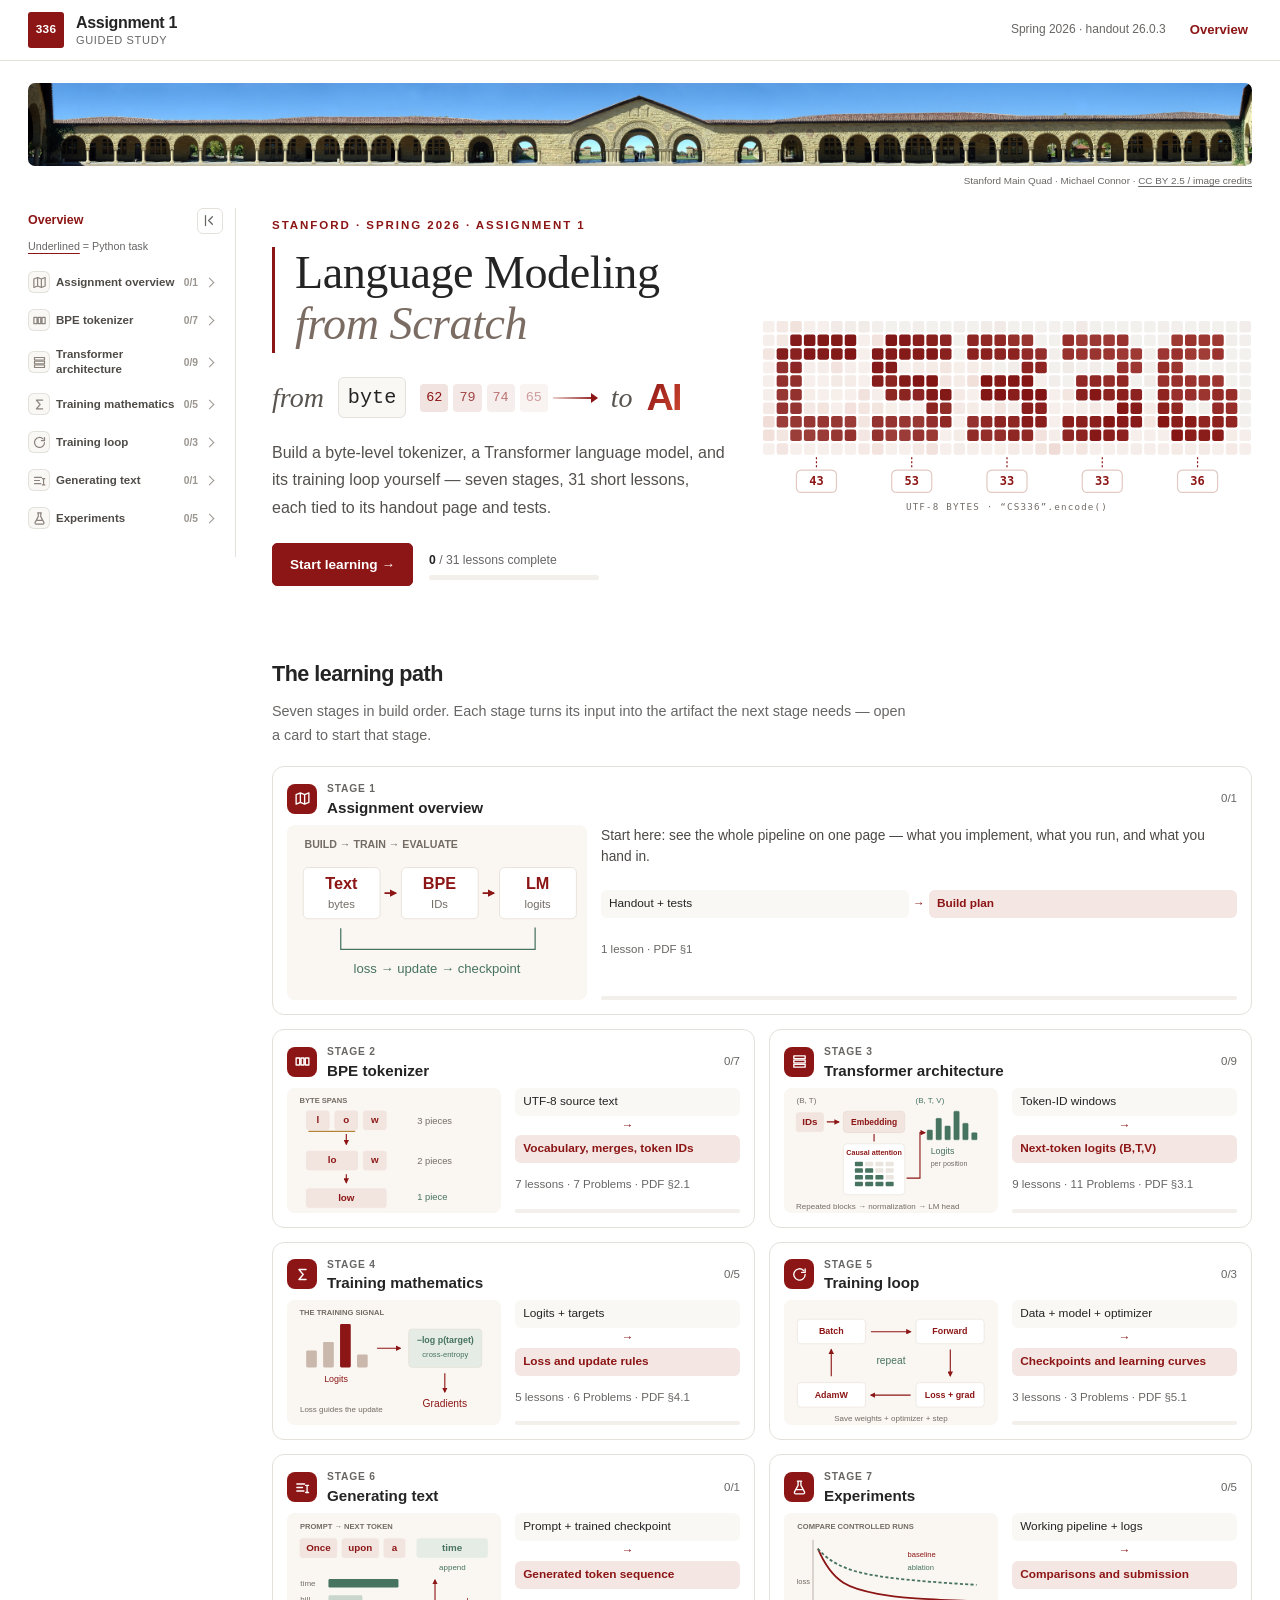
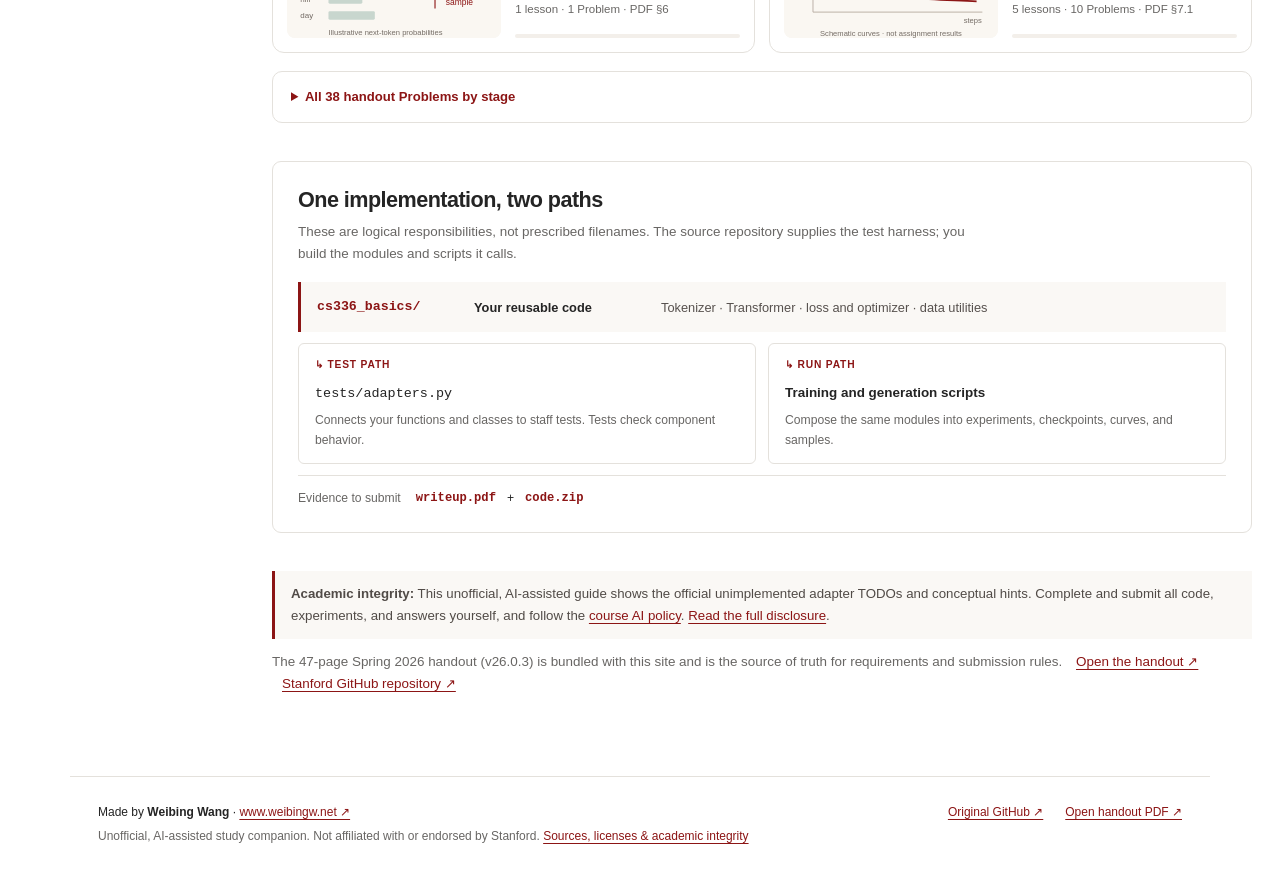
<file: index.html>
<!doctype html>
<html lang="en">
<head>
<meta charset="utf-8">
<meta name="viewport" content="width=device-width,initial-scale=1">
<meta name="theme-color" content="#8c1515">
<meta name="description" content="A guided, offline study companion for Stanford CS336 Assignment 1 (Spring 2026).">
<title>CS336 Assignment 1 · Guided Study</title>
<link rel="icon" type="image/svg+xml" href="data:image/svg+xml,%3Csvg xmlns='http://www.w3.org/2000/svg' viewBox='0 0 64 64'%3E%3Crect width='64' height='64' rx='12' fill='%238c1515'/%3E%3Ctext x='32' y='42' text-anchor='middle' font-family='Arial,sans-serif' font-size='27' font-weight='700' fill='white'%3E336%3C/text%3E%3C/svg%3E">
<link rel="stylesheet" href="assets/katex/katex.min.css">
<link rel="stylesheet" href="style.css?v=20260927d">
<script defer src="assets/katex/katex.min.js"></script>
<script defer src="lessons.js?v=20260927d"></script>
<script defer src="guides.js?v=20260927d"></script>
<script defer src="code-todos.js?v=20260927d"></script>
<script defer src="visuals.js?v=20260927d"></script>
<script defer src="widgets.js?v=20260927d"></script>
<script defer src="app.js?v=20260927d"></script>
</head>
<body>
<a class="skip-link" href="#main">Skip to content</a>
<header class="site-header"><div class="header-inner"><a class="brand" href="#overview" aria-label="CS336 Assignment 1 overview"><span class="brand-mark">336</span><span>Assignment 1 <small>Guided study</small></span></a><div class="header-right"><span class="version">Spring 2026 · handout 26.0.3</span><button class="quiet-button" id="overview-button" type="button">Overview</button></div></div></header>
<div class="cover-band"><figure class="campus-cover"><img src="assets/images/stanford-quad.jpg" width="6000" height="408" alt="Panoramic view of the sandstone arcades of Stanford Main Quad"><figcaption>Stanford Main Quad · Michael Connor · <a href="about.html#visual-credits">CC BY 2.5 / image credits</a></figcaption></figure></div>
<main id="main" tabindex="-1" aria-live="polite"></main>
<footer class="site-footer"><div><span class="footer-author">Made by <strong>Weibing Wang</strong> · <a href="https://www.weibingw.net/" target="_blank" rel="noopener">www.weibingw.net ↗</a></span> Unofficial, AI-assisted study companion. Not affiliated with or endorsed by Stanford. <a href="about.html">Sources, licenses &amp; academic integrity</a></div><div class="footer-links"><a href="https://github.com/stanford-cs336/assignment1-basics/tree/main" target="_blank" rel="noopener">Original GitHub ↗</a><a href="assets/handout.pdf" target="_blank" rel="noopener">Open handout PDF ↗</a></div></footer>
</body>
</html>
</file>
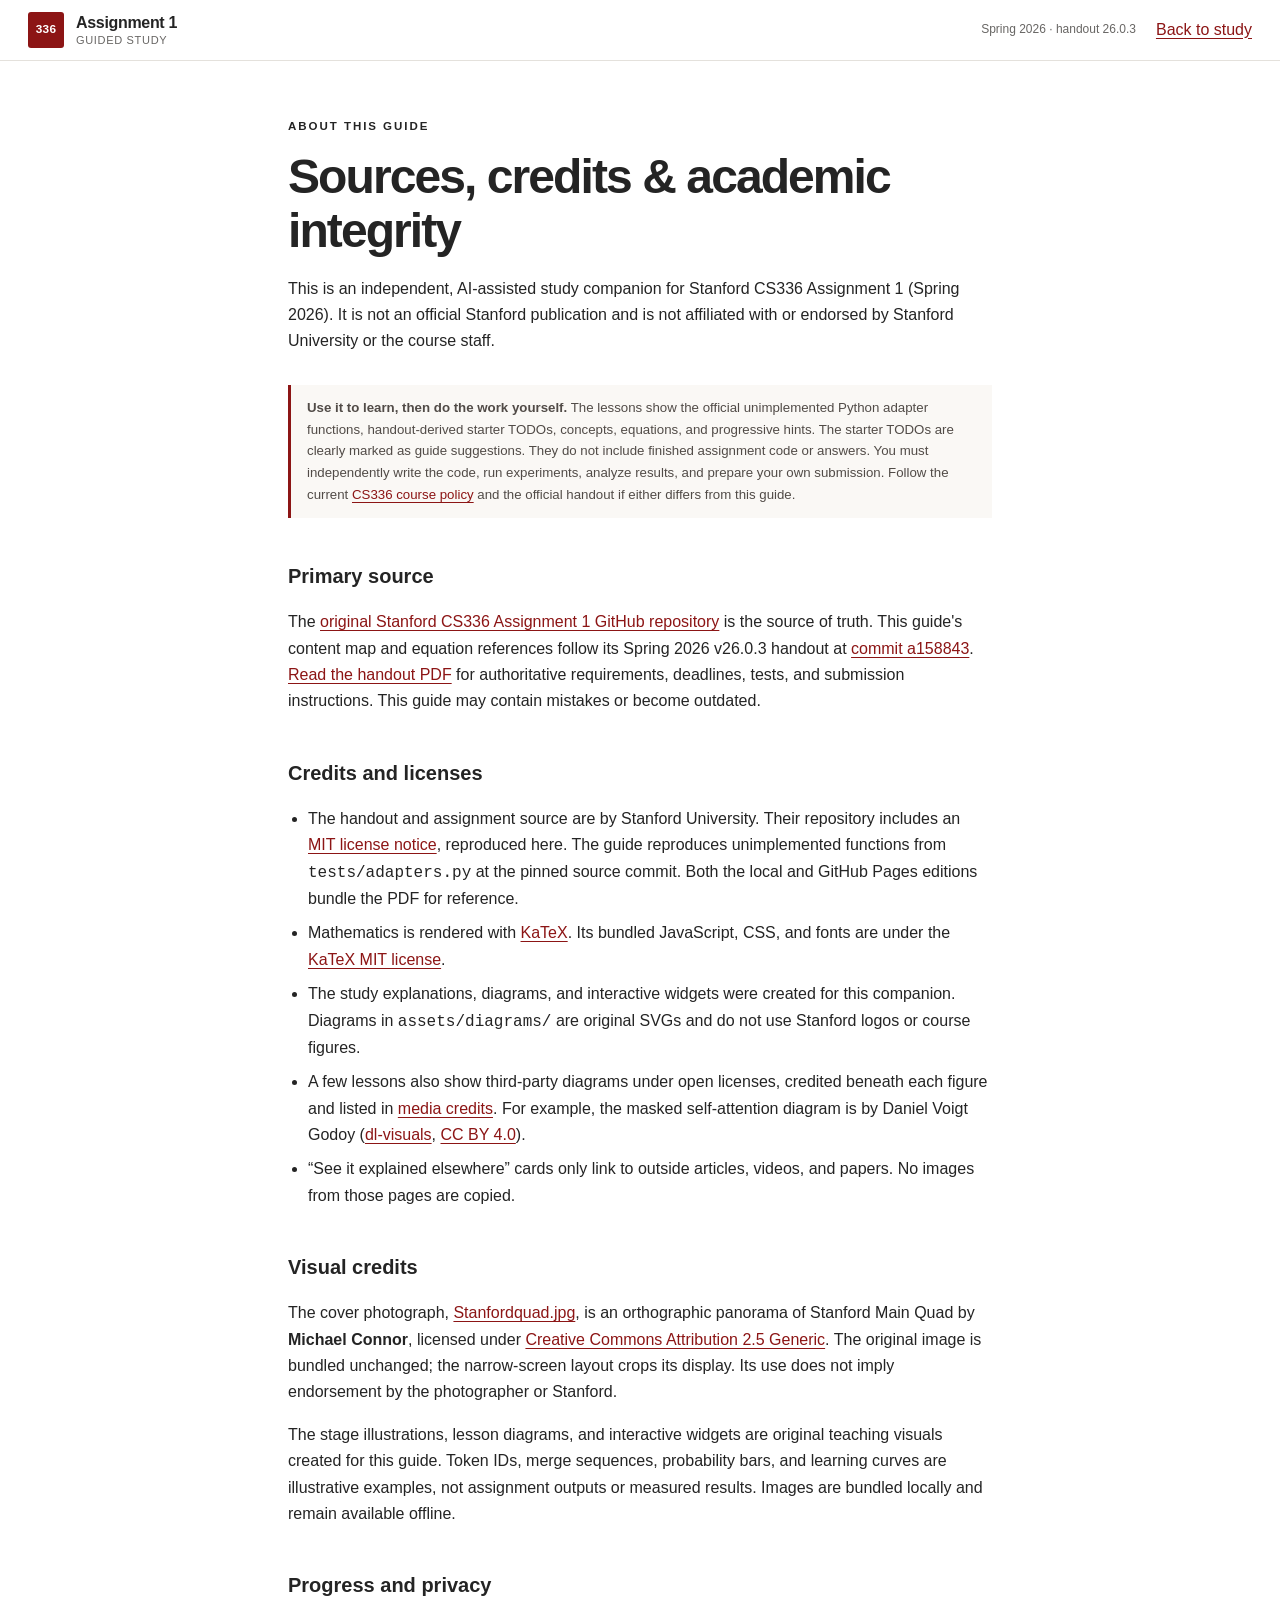
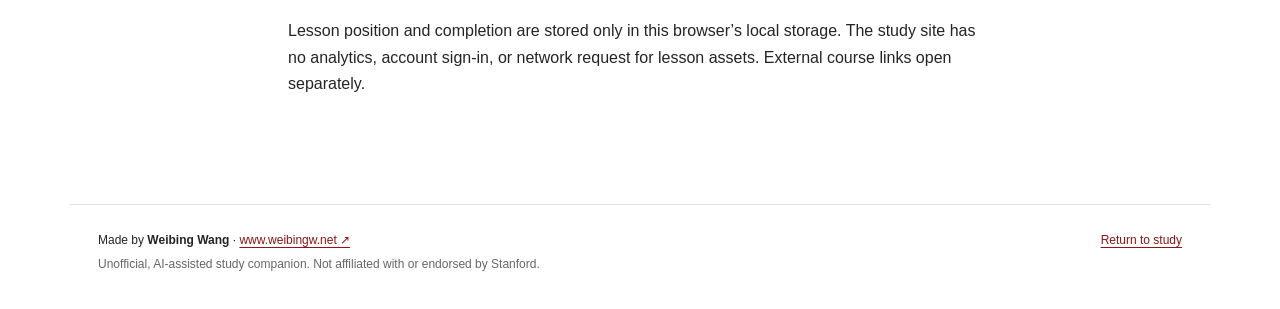
<file: about.html>
<!doctype html>
<html lang="en">
<head>
<meta charset="utf-8">
<meta name="viewport" content="width=device-width,initial-scale=1">
<meta name="theme-color" content="#8c1515">
<meta name="description" content="Sources, licenses, and academic integrity for the CS336 Assignment 1 guided study companion.">
<title>About · CS336 Assignment 1 Guided Study</title>
<link rel="stylesheet" href="style.css?v=20260927d">
<style>
.about-page{max-width:760px;margin:0 auto;padding:56px 28px 90px}.about-page h1{font-size:clamp(2rem,4vw,3rem);line-height:1.12;margin:0 0 18px;letter-spacing:-.04em}.about-page h2{font-size:1.25rem;margin:42px 0 10px}.about-page p,.about-page li{color:var(--ink)}.about-page ul{padding-left:1.25rem}.about-page li{margin:8px 0}.about-page .eyebrow{margin-bottom:14px}.about-page .notice{margin:30px 0}.about-page a{overflow-wrap:anywhere}
</style>
</head>
<body>
<a class="skip-link" href="#main">Skip to content</a>
<header class="site-header"><div class="header-inner"><a class="brand" href="index.html#overview"><span class="brand-mark">336</span><span>Assignment 1 <small>Guided study</small></span></a><div class="header-right"><span class="version">Spring 2026 · handout 26.0.3</span><a href="index.html#overview">Back to study</a></div></div></header>
<main id="main" class="about-page">
<p class="eyebrow">About this guide</p>
<h1>Sources, credits &amp; academic integrity</h1>
<p>This is an independent, AI-assisted study companion for Stanford CS336 Assignment 1 (Spring 2026). It is not an official Stanford publication and is not affiliated with or endorsed by Stanford University or the course staff.</p>
<div class="notice"><strong>Use it to learn, then do the work yourself.</strong> The lessons show the official unimplemented Python adapter functions, handout-derived starter TODOs, concepts, equations, and progressive hints. The starter TODOs are clearly marked as guide suggestions. They do not include finished assignment code or answers. You must independently write the code, run experiments, analyze results, and prepare your own submission. Follow the current <a href="https://cs336.stanford.edu/" target="_blank" rel="noopener">CS336 course policy</a> and the official handout if either differs from this guide.</div>
<h2>Primary source</h2>
<p>The <a href="https://github.com/stanford-cs336/assignment1-basics/tree/main" target="_blank" rel="noopener">original Stanford CS336 Assignment 1 GitHub repository</a> is the source of truth. This guide's content map and equation references follow its Spring 2026 v26.0.3 handout at <a href="https://github.com/stanford-cs336/assignment1-basics/tree/a158843b20107949f1a8d7df1b05cd33b9166712" target="_blank" rel="noopener">commit a158843</a>. <a href="assets/handout.pdf" target="_blank" rel="noopener">Read the handout PDF</a> for authoritative requirements, deadlines, tests, and submission instructions. This guide may contain mistakes or become outdated.</p>
<h2>Credits and licenses</h2>
<ul>
<li>The handout and assignment source are by Stanford University. Their repository includes an <a href="licenses/stanford-assignment-mit.txt">MIT license notice</a>, reproduced here. The guide reproduces unimplemented functions from <code>tests/adapters.py</code> at the pinned source commit. Both the local and GitHub Pages editions bundle the PDF for reference.</li>
<li>Mathematics is rendered with <a href="https://katex.org/" target="_blank" rel="noopener">KaTeX</a>. Its bundled JavaScript, CSS, and fonts are under the <a href="licenses/katex-mit.txt">KaTeX MIT license</a>.</li>
<li>The study explanations, diagrams, and interactive widgets were created for this companion. Diagrams in <code>assets/diagrams/</code> are original SVGs and do not use Stanford logos or course figures.</li>
<li>A few lessons also show third-party diagrams under open licenses, credited beneath each figure and listed in <a href="licenses/media-credits.txt">media credits</a>. For example, the masked self-attention diagram is by Daniel Voigt Godoy (<a href="https://github.com/dvgodoy/dl-visuals" target="_blank" rel="noopener">dl-visuals</a>, <a href="https://creativecommons.org/licenses/by/4.0/" target="_blank" rel="noopener">CC BY 4.0</a>).</li>
<li>“See it explained elsewhere” cards only link to outside articles, videos, and papers. No images from those pages are copied.</li>
</ul>
<h2 id="visual-credits">Visual credits</h2>
<p>The cover photograph, <a href="https://commons.wikimedia.org/wiki/File:Stanfordquad.jpg">Stanfordquad.jpg</a>, is an orthographic panorama of Stanford Main Quad by <strong>Michael Connor</strong>, licensed under <a href="https://creativecommons.org/licenses/by/2.5/">Creative Commons Attribution 2.5 Generic</a>. The original image is bundled unchanged; the narrow-screen layout crops its display. Its use does not imply endorsement by the photographer or Stanford.</p>
<p>The stage illustrations, lesson diagrams, and interactive widgets are original teaching visuals created for this guide. Token IDs, merge sequences, probability bars, and learning curves are illustrative examples, not assignment outputs or measured results. Images are bundled locally and remain available offline.</p>
<h2>Progress and privacy</h2>
<p>Lesson position and completion are stored only in this browser’s local storage. The study site has no analytics, account sign-in, or network request for lesson assets. External course links open separately.</p>
</main>
<footer class="site-footer"><div><span class="footer-author">Made by <strong>Weibing Wang</strong> · <a href="https://www.weibingw.net/" target="_blank" rel="noopener">www.weibingw.net ↗</a></span> Unofficial, AI-assisted study companion. Not affiliated with or endorsed by Stanford.</div><a href="index.html#overview">Return to study</a></footer>
</body>
</html>
</file>
<file: style.css>
:root{--red:#8c1515;--red-dark:#671414;--ink:#242424;--muted:#686664;--line:#e4e1dc;--surface:#fff;--tint:#faf8f5;--soft:#f3efea;--green:#426550;--radius:10px}
*{box-sizing:border-box}html{scroll-behavior:smooth}body{margin:0;background:var(--surface);color:var(--ink);font-family:Inter,-apple-system,BlinkMacSystemFont,"Segoe UI",Arial,sans-serif;font-size:16px;line-height:1.65}button{font:inherit;cursor:pointer}a{color:var(--red);text-underline-offset:3px}a:hover{color:var(--red-dark)}:focus-visible{outline:3px solid #bc715a;outline-offset:3px}.skip-link{position:absolute;left:-9999px;top:8px;z-index:10;padding:8px 12px;background:white}.skip-link:focus{left:8px}.site-header{border-bottom:1px solid var(--line);background:white}.header-inner{max-width:1140px;margin:auto;padding:12px 28px;display:flex;align-items:center;justify-content:space-between;gap:16px}.brand{display:flex;align-items:center;gap:12px;text-decoration:none;color:var(--ink);font-weight:720;letter-spacing:-.02em;line-height:1.14}.brand:hover{color:var(--ink)}.brand-mark{display:grid;place-items:center;width:36px;height:36px;background:var(--red);color:white;font-size:.74rem;font-weight:800;letter-spacing:.02em;border-radius:3px}.brand small{display:block;font-weight:450;font-size:.69rem;color:var(--muted);letter-spacing:.06em;text-transform:uppercase;margin-top:2px}.header-right{display:flex;align-items:center;gap:20px}.version{color:var(--muted);font-size:.75rem}.quiet-button{background:none;border:none;color:var(--red);padding:7px 4px;font-size:.82rem;font-weight:700}.quiet-button:hover{text-decoration:underline}.site-footer{max-width:1140px;margin:0 auto;padding:26px 28px 36px;border-top:1px solid var(--line);display:flex;justify-content:space-between;gap:22px;color:var(--muted);font-size:.75rem}
.overview{max-width:1030px;margin:auto;padding:52px 28px 82px}.eyebrow{text-transform:uppercase;letter-spacing:.17em;color:var(--red);font-size:.72rem;font-weight:800;margin:0 0 12px}.overview h1{font-size:clamp(2.2rem,5vw,4.2rem);line-height:1.06;letter-spacing:-.06em;margin:0 0 17px;font-weight:650}.lede{color:#53504d;max-width:680px;font-size:1.1rem;line-height:1.72;margin:0 0 25px}.intro-actions{display:flex;align-items:center;gap:14px;flex-wrap:wrap;margin-bottom:36px}.primary-button,.secondary-button{min-height:43px;border-radius:5px;padding:9px 17px;font-size:.85rem;font-weight:700}.primary-button{color:white;background:var(--red);border:1px solid var(--red)}.primary-button:hover{background:var(--red-dark)}.secondary-button{color:var(--red);background:white;border:1px solid #c8b6b3}.secondary-button:hover{background:#fbf4f2}.progress-note{font-size:.79rem;color:var(--muted)}.overview-diagram{width:100%;height:auto;display:block;border:1px solid var(--line);border-radius:var(--radius);background:var(--tint);margin:0 0 38px}.section-title{font-size:1.35rem;line-height:1.3;letter-spacing:-.025em;margin:0 0 16px}.overview-block{margin-top:38px}.requirements{display:grid;grid-template-columns:repeat(2,1fr);gap:14px}.requirement{padding:20px 22px;border:1px solid var(--line);border-radius:var(--radius);background:white}.requirement h3{font-size:1rem;margin:0 0 11px}.requirement ul{margin:0;padding-left:18px;color:#56524e;font-size:.86rem}.requirement li{margin:6px 0}.notice{border-left:3px solid var(--red);background:var(--tint);padding:12px 16px;margin-top:23px;color:#514b47;font-size:.83rem}.chapter-list{border-top:1px solid var(--line)}.chapter-row{display:grid;grid-template-columns:45px 1fr auto;gap:15px;align-items:center;border-bottom:1px solid var(--line);padding:14px 0}.chapter-num{color:var(--red);font-size:.75rem;font-weight:800}.chapter-row strong{display:block;font-size:.9rem}.chapter-row small{color:var(--muted);font-size:.75rem}.chapter-count{font-size:.72rem;color:var(--muted)}details.problem-details{border:1px solid var(--line);border-radius:var(--radius);margin-top:18px}details.problem-details summary{padding:14px 18px;cursor:pointer;color:var(--red);font-size:.82rem;font-weight:700}.problem-groups{padding:0 18px 16px;display:grid;grid-template-columns:repeat(2,1fr);gap:15px}.problem-groups h3{margin:0 0 6px;font-size:.82rem}.problem-groups p{margin:0;color:var(--muted);font-size:.76rem;line-height:1.9}code,.problem-id{font-family:ui-monospace,SFMono-Regular,Menlo,Consolas,monospace}.problem-id{display:inline-block;padding:2px 5px;margin:2px 4px 2px 0;border-radius:4px;background:var(--soft);font-size:.7rem;color:#5a4a46;overflow-wrap:anywhere}
.lesson-shell{max-width:980px;margin:0 auto;padding:34px 28px 80px}.lesson-top{display:flex;align-items:center;justify-content:space-between;gap:20px;font-size:.78rem;color:var(--muted);margin-bottom:16px}.lesson-top strong{color:var(--red)}.progress-bar{width:100%;height:4px;background:#eeeae5;border-radius:999px;overflow:hidden;margin-bottom:34px}.progress-bar span{display:block;height:100%;background:var(--red);transition:width .25s}.lesson{max-width:760px;margin:auto}.lesson .chapter-label{text-transform:uppercase;letter-spacing:.14em;color:var(--red);font-size:.72rem;font-weight:800;margin:0 0 10px}.lesson h1{font-size:clamp(2rem,4vw,3rem);letter-spacing:-.05em;line-height:1.13;margin:0 0 15px;font-weight:650}.goal{font-size:1.03rem;color:#524f4a;line-height:1.73;margin:0 0 23px}.lesson-meta{display:flex;align-items:center;gap:12px;flex-wrap:wrap;color:var(--muted);font-size:.76rem;margin-bottom:28px}.lesson-meta a{font-weight:700}.figure{margin:0 0 36px}.figure img{display:block;width:100%;height:auto;border-radius:8px}.figure figcaption{font-size:.75rem;color:var(--muted);margin-top:9px}.lesson-section{border-top:1px solid var(--line);padding-top:26px;margin-top:28px}.lesson-section h2{font-size:1.24rem;letter-spacing:-.025em;margin:0 0 11px;line-height:1.3}.lesson-section p{color:#4b4845;margin:0 0 13px;font-size:.91rem}.concept-list{margin:0;padding-left:20px;color:#4b4845;font-size:.88rem}.concept-list li{margin:8px 0}.equation-card{border:1px solid var(--line);border-radius:8px;margin:17px 0;background:#fff}.equation-head{display:flex;justify-content:space-between;align-items:center;padding:10px 15px;border-bottom:1px solid var(--line);color:var(--red);font-size:.7rem;font-weight:800;letter-spacing:.05em;text-transform:uppercase}.equation-body{overflow-x:auto;padding:23px 14px 12px;text-align:center}.equation-body .katex-display{margin:.2em 0;min-width:max-content}.equation-notes{padding:0 17px 16px}.equation-notes p{margin:8px 0;font-size:.82rem}.equation-notes strong{color:var(--ink)}.equation-notes .watch{color:#6f443d}.assignment-box{background:var(--tint);padding:19px 21px;border:1px solid var(--line);border-radius:8px}.assignment-box p{margin:8px 0 0;font-size:.83rem}.assignment-box .problem-id{background:#eee5e2;color:#673a35}.check-list{padding-left:22px;margin:0;color:#4b4845;font-size:.88rem}.check-list li{margin:9px 0}.lesson-actions{border-top:1px solid var(--line);margin-top:38px;padding-top:22px;display:flex;justify-content:space-between;gap:12px;align-items:center;flex-wrap:wrap}.nav-actions{display:flex;gap:9px;flex-wrap:wrap}.complete-label{font-size:.78rem;color:var(--muted);display:flex;align-items:center;gap:8px;cursor:pointer}.complete-label input{accent-color:var(--red);width:17px;height:17px}.reset-area{margin-top:45px;padding-top:18px;border-top:1px solid var(--line);display:flex;justify-content:space-between;gap:14px;align-items:center;color:var(--muted);font-size:.75rem}.text-button{border:0;background:none;color:var(--red);font-weight:700;font-size:.75rem;padding:4px}.text-button:hover{text-decoration:underline}.error{max-width:650px;margin:70px auto;padding:25px;border:1px solid var(--line)}
@media(max-width:720px){.header-inner{padding:10px 18px}.version{display:none}.overview{padding:36px 20px 60px}.requirements,.problem-groups{grid-template-columns:1fr}.lesson-shell{padding:27px 20px 65px}.lesson-actions{align-items:flex-start}.site-footer{padding:22px 20px;display:block}.site-footer a{display:inline-block;margin-top:8px}.chapter-row{grid-template-columns:35px 1fr}.chapter-count{grid-column:2}.equation-body{font-size:.88rem}}
@media(max-width:430px){.overview h1{font-size:2.18rem}.lesson h1{font-size:1.95rem}.requirement{padding:18px}.lesson-top{display:block}.lesson-top span{display:block;margin-top:4px}.nav-actions{width:100%}.nav-actions button{flex:1}.equation-body{font-size:.77rem}}
@media(prefers-reduced-motion:reduce){html{scroll-behavior:auto}.progress-bar span{transition:none}}
@media print{.site-header,.site-footer,.lesson-actions,.reset-area,.intro-actions{display:none}.overview,.lesson-shell{max-width:none;padding:0}.lesson{max-width:none}.lesson-section,.equation-card{break-inside:avoid}body{font-size:11pt}}
/* Guided-study directory */
.lesson-shell{max-width:1190px}
.study-layout{display:grid;grid-template-columns:250px minmax(0,1fr);gap:48px;align-items:start}
.study-layout .lesson{max-width:760px;width:100%;margin:0}
.desktop-directory{align-self:start;padding:0 16px 18px 0;border-right:1px solid var(--line)}
.mobile-directory{display:none}
.directory-heading{font-size:.72rem;font-weight:800;letter-spacing:.12em;text-transform:uppercase;color:var(--red)}
.directory-position{margin:4px 0 12px;color:var(--muted);font-size:.74rem}
.directory-math{display:flex;justify-content:space-between;gap:8px;width:100%;padding:8px 10px;margin-bottom:15px;border:1px solid #e5d8d4;border-radius:5px;background:#fcf8f7;color:var(--red);font-size:.72rem;font-weight:700;text-align:left}
.directory-math:hover{background:#f7eeec}.directory-math span{white-space:nowrap}
.toc-chapter{margin:0 0 13px}.toc-chapter-title{display:flex;gap:8px;align-items:baseline;color:#625d59;font-size:.72rem;font-weight:750;margin-bottom:3px}.toc-chapter-title span{color:#9d5950;font-variant-numeric:tabular-nums}.toc-chapter-title.active{color:var(--red)}
.toc-chapter ol{list-style:none;padding:0;margin:0 0 0 6px;border-left:1px solid var(--line)}
.toc-chapter li{margin:0}.toc-lesson{display:grid;grid-template-columns:23px minmax(0,1fr) 13px;gap:5px;align-items:start;margin-left:-1px;padding:5px 4px 5px 10px;border-left:2px solid transparent;color:#5e5b57;font-size:.71rem;line-height:1.35;text-decoration:none;border-radius:0 4px 4px 0;min-height:33px}.toc-lesson:hover{color:var(--red);background:#faf7f3;text-decoration:none}.toc-lesson.current{border-left-color:var(--red);background:#f7efed;color:var(--red);font-weight:750}.toc-index{color:#9b9690;font-variant-numeric:tabular-nums}.toc-lesson.current .toc-index{color:var(--red)}.toc-name{overflow-wrap:anywhere}.toc-check{color:var(--green);font-weight:900}
#equations{scroll-margin-top:20px}
@media(max-width:760px){.lesson-shell{max-width:800px}.study-layout{display:block}.study-layout .lesson{margin:auto}.desktop-directory{display:none}.mobile-directory{display:block;border:1px solid var(--line);border-radius:7px;margin:0 0 26px;background:var(--tint)}.mobile-directory summary{cursor:pointer;padding:11px 14px;color:var(--red);font-size:.79rem;font-weight:750}.mobile-directory-content{padding:0 14px 14px}.mobile-directory .toc-lesson{font-size:.76rem;min-height:39px}}
@media print{.desktop-directory,.mobile-directory{display:none}.study-layout{display:block}.study-layout .lesson{max-width:none}}
.source-links,.footer-links{display:flex;flex-wrap:wrap;gap:10px 22px}.source-links{font-size:.88rem;font-weight:700}.footer-links{justify-content:flex-end}
@media(max-width:720px){.footer-links{justify-content:flex-start}}
/* Lesson-specific implementation tasks and progressive hints */
.build-section{border:1px solid var(--line);border-radius:8px;padding:22px 23px 24px;margin-top:34px;background:#fff}
.build-section h2{margin-bottom:5px}.build-scope{font-size:.72rem!important;font-weight:800;color:var(--red)!important;letter-spacing:.04em;margin:0 0 13px!important}
.build-list{margin:0 0 17px;padding-left:20px;color:#4b4845;font-size:.86rem}.build-list li{margin:7px 0}
.hint-flow{border-top:1px solid var(--line);padding-top:16px}.hint-button{border:1px solid #c8b6b3;border-radius:5px;background:white;color:var(--red);padding:7px 12px;font-size:.77rem;font-weight:750;text-align:left}.hint-button:hover{background:#fbf4f2}
.hint-panel{margin-top:13px;padding:14px 16px;background:var(--tint);border-left:3px solid var(--red)}.hint-panel[hidden]{display:none}.hint-panel p{margin:0 0 12px!important;font-size:.83rem!important}.hint-panel .hint-button{background:#fff}.pseudo-panel{background:#fff;border:1px solid var(--line);border-left:3px solid var(--red);padding:14px 16px}
.pseudo-panel pre{margin:0;white-space:pre-wrap;overflow-wrap:anywhere;color:#383532;font:600 .78rem/1.8 ui-monospace,SFMono-Regular,Menlo,Consolas,monospace}.pseudo-panel code{font:inherit}.hint-panel .hint-note{margin:11px 0 0!important;color:var(--muted);font-size:.72rem!important}
@media(max-width:720px){.build-section{padding:18px 17px}}
/* Overview: measurable progress and system dependencies */
.overview{max-width:1100px;padding-top:42px}.overview h1{font-size:clamp(2.2rem,4vw,3.45rem);max-width:790px}.overview .lede{max-width:790px}
.overview-metrics{display:grid;grid-template-columns:repeat(4,minmax(0,1fr));border:1px solid var(--line);border-radius:9px;overflow:hidden}.metric{min-height:104px;padding:15px 19px;border-right:1px solid var(--line);background:#fff}.metric:last-child{border-right:0}.metric strong{display:block;color:var(--red);font-size:2rem;font-weight:700;line-height:1.2;font-variant-numeric:tabular-nums}.metric strong span{font-size:1rem;color:var(--muted);font-weight:550}.metric small{display:block;color:var(--muted);font-size:.74rem;margin-top:5px}.metric-track{height:4px;background:#eeeae5;border-radius:99px;overflow:hidden;margin-top:10px}.metric-track span{display:block;height:100%;background:var(--green)}
.architecture-block{border:1px solid var(--line);border-radius:11px;background:var(--tint);padding:26px;margin-top:26px}.architecture-heading{display:flex;justify-content:space-between;gap:24px;align-items:end;margin-bottom:20px}.architecture-heading .eyebrow{margin-bottom:4px}.architecture-heading h2{margin:0;font-size:1.55rem;line-height:1.25;letter-spacing:-.03em}.architecture-heading p:last-child{max-width:290px;color:var(--muted);font-size:.8rem;margin:0}
.architecture-track{display:grid;grid-template-columns:repeat(4,minmax(0,1fr));gap:13px}.arch-stage{position:relative;display:flex;flex-direction:column;min-width:0;min-height:173px;padding:15px 14px 12px;background:#fff;border:1px solid var(--line);border-top:3px solid var(--red);border-radius:7px;color:var(--ink);text-decoration:none;box-shadow:0 2px 7px rgba(28,22,18,.025)}.arch-stage:hover{color:var(--ink);border-color:#c8b6b3;transform:translateY(-2px);text-decoration:none}.arch-stage:not(:last-child)::after{content:'→';position:absolute;right:-12px;top:48%;z-index:1;color:var(--red);font-size:1.1rem;font-weight:800}.arch-number{color:var(--red);font-size:.6rem;font-weight:850;letter-spacing:.1em}.arch-stage strong{font-size:1rem;margin-top:7px}.arch-stage small{font-size:.72rem;color:var(--muted);line-height:1.45;margin:4px 0 11px}.arch-contract{display:flex;align-items:center;justify-content:space-between;gap:5px;border-top:1px solid var(--line);padding-top:8px;margin-top:auto;font-size:.66rem;line-height:1.3;color:var(--muted)}.arch-contract b{color:#46423e;text-align:right;font-weight:700}
.model-strip{display:flex;align-items:center;flex-wrap:wrap;gap:8px 10px;margin:15px 0 0;padding:10px 12px;border:1px solid #e8e1d9;border-radius:6px;background:#fff;font-size:.71rem}.model-strip .strip-label{margin-right:5px;text-transform:uppercase;letter-spacing:.08em;font-size:.62rem;font-weight:800;color:var(--muted)}.model-strip a{font-weight:700}.model-strip span[aria-hidden]{color:#a9a19a}
.architecture-lanes{display:grid;grid-template-columns:1fr 1fr;gap:13px;margin-top:13px}.arch-lane{padding:14px 16px;background:#fff;border:1px solid var(--line);border-radius:7px}.lane-label{font-size:.68rem;font-weight:850;letter-spacing:.08em;text-transform:uppercase;color:var(--red)}.generate-lane .lane-label{color:var(--green)}.arch-lane p{margin:7px 0 4px;font-size:.81rem;line-height:1.6}.arch-lane small{color:var(--muted);font-size:.72rem;line-height:1.4}.architecture-outcome{display:flex;align-items:center;justify-content:space-between;gap:15px;flex-wrap:wrap;padding:11px 14px 0;font-size:.77rem}.architecture-outcome span:last-child{color:#5b5752}
.project-structure{border:1px solid var(--line);border-radius:9px;padding:24px 25px;background:#fff}.project-structure .eyebrow{margin-bottom:4px}.project-structure .section-title{margin-bottom:7px}.structure-intro{font-size:.84rem;color:var(--muted);max-width:690px;margin:0 0 17px}.structure-core{display:grid;grid-template-columns:145px 175px 1fr;gap:12px;align-items:center;border-left:3px solid var(--red);background:var(--tint);padding:14px 16px;font-size:.8rem}.structure-core code{font-size:.83rem;color:var(--red);font-weight:750}.structure-core span{color:#57514e}.structure-branches{display:grid;grid-template-columns:1fr 1fr;gap:12px;margin:11px 0}.structure-branch{border:1px solid var(--line);border-radius:6px;padding:13px 16px}.branch-marker{display:block;color:var(--red);font-size:.64rem;font-weight:800;letter-spacing:.08em;margin-bottom:5px}.structure-branch code,.structure-branch strong{font-size:.84rem;color:var(--ink)}.structure-branch p{font-size:.76rem;color:var(--muted);margin:5px 0 0}.structure-output{display:flex;align-items:center;gap:11px;border-top:1px solid var(--line);padding-top:12px;font-size:.76rem}.structure-output span:first-child{color:var(--muted);margin-right:4px}.structure-output code{color:var(--red);font-weight:700}
.chapter-list-heading{display:flex;align-items:end;justify-content:space-between;gap:20px;margin-bottom:13px}.chapter-list-heading .eyebrow{margin-bottom:3px}.chapter-list-heading .section-title{margin:0}.chapter-list-heading>span{color:var(--muted);font-size:.72rem}.chapter-row{color:var(--ink);text-decoration:none;grid-template-columns:45px 1fr auto;gap:15px}.chapter-row:hover{color:var(--ink);text-decoration:none;background:var(--tint)}.chapter-summary small{display:block}.chapter-load{position:relative;width:min(360px,100%);height:9px;background:#f1eeea;border-radius:3px;margin-top:8px;overflow:hidden}.chapter-load span{position:absolute;left:0;border-radius:3px}.chapter-load .problem-load{top:1px;height:3px;background:var(--red)}.chapter-load .completed-load{bottom:1px;height:3px;background:var(--green)}.chapter-count{white-space:nowrap;font-variant-numeric:tabular-nums}
@media(max-width:900px){.architecture-track{grid-template-columns:repeat(2,minmax(0,1fr))}.arch-stage:not(:last-child)::after{display:none}.structure-core{grid-template-columns:130px 1fr}.structure-core span{grid-column:1/-1}}
@media(max-width:720px){.overview{padding-top:32px}.overview-metrics{grid-template-columns:repeat(2,minmax(0,1fr))}.metric:nth-child(2){border-right:0}.metric:nth-child(-n+2){border-bottom:1px solid var(--line)}.architecture-block{padding:17px}.architecture-heading{display:block}.architecture-heading p:last-child{margin-top:8px}.architecture-track,.architecture-lanes,.structure-branches{grid-template-columns:1fr}.arch-stage{min-height:135px}.project-structure{padding:18px}.structure-core{grid-template-columns:1fr;gap:4px}.structure-core span{grid-column:auto}.chapter-list-heading{display:block}.chapter-list-heading>span{display:block;margin-top:7px}.chapter-row{grid-template-columns:36px 1fr}.chapter-count{grid-column:2}.architecture-outcome{padding-left:0;padding-right:0}}
@media(prefers-reduced-motion:reduce){.arch-stage:hover{transform:none}}
.lesson-meta{margin-bottom:15px}.lesson-flow{display:grid;grid-template-columns:minmax(0,1fr) 15px minmax(0,1fr) 15px minmax(0,1fr);align-items:center;gap:5px;padding:11px 13px;border:1px solid var(--line);border-radius:7px;background:var(--tint);margin:0 0 27px}.lesson-flow>span{color:var(--red);text-align:center;font-weight:800}.lesson-flow div{min-width:0}.lesson-flow small{display:block;color:var(--muted);text-transform:uppercase;letter-spacing:.07em;font-size:.59rem;font-weight:800}.lesson-flow strong{display:block;color:var(--ink);font-size:.7rem;line-height:1.35;margin-top:3px}
@media(max-width:600px){.lesson-flow{grid-template-columns:1fr;gap:9px}.lesson-flow>span{display:none}.lesson-flow div:not(:first-child){border-top:1px solid var(--line);padding-top:9px}}
/* Official Python TODOs and code-marked lesson directory */
.sr-only{position:absolute;width:1px;height:1px;padding:0;margin:-1px;overflow:hidden;clip:rect(0,0,0,0);white-space:nowrap;border:0}
.toc-legend{font-size:.67rem;color:var(--muted);margin:0 0 13px}.toc-legend span,.toc-lesson.has-code .toc-name{text-decoration:underline;text-decoration-color:var(--red);text-decoration-thickness:1px;text-underline-offset:3px}
.build-section{padding:21px 22px}.build-heading{display:flex;align-items:baseline;justify-content:space-between;gap:12px;margin-bottom:14px}.build-heading h2{margin:0}.build-heading>span{font-size:.67rem;color:var(--red);font-weight:800;white-space:nowrap}
.build-layout{display:grid;grid-template-columns:minmax(0,1fr) 218px;gap:22px;align-items:start}.code-task-area{min-width:0}.code-location{font-size:.8rem!important;color:#4b4845!important;margin:0 0 8px!important}.code-location strong{color:var(--ink)}.code-provenance{font-size:.72rem!important;color:var(--muted)!important;margin:0 0 14px!important}
.stub-card{border:1px solid var(--line);border-radius:7px;background:#fff;margin:0 0 13px;overflow:hidden}.stub-head{display:flex;align-items:baseline;justify-content:space-between;gap:9px;flex-wrap:wrap;padding:10px 12px;background:var(--tint);border-bottom:1px solid var(--line)}.stub-head strong{font:700 .78rem ui-monospace,SFMono-Regular,Menlo,Consolas,monospace;color:var(--ink)}.stub-head a{font-size:.67rem;white-space:nowrap}
.todo-line-no{font:700 .63rem ui-monospace,SFMono-Regular,Menlo,Consolas,monospace;color:var(--red);background:#f4e9e6;padding:2px 5px;border-radius:3px}
.stub-signature,.stub-todo,.suggested-code,.full-stub pre{overflow:auto;margin:0;padding:11px 12px;font:.72rem/1.55 ui-monospace,SFMono-Regular,Menlo,Consolas,monospace;tab-size:4;background:#fff;color:#34312e}.stub-signature code,.stub-todo code,.suggested-code code,.full-stub code{font:inherit}.stub-todo{background:#fbf4f2;color:var(--red);font-weight:700;border-top:1px solid var(--line)}.source-omission{margin:0!important;padding:0 12px 7px;color:var(--muted)!important;font-size:.64rem!important;font-style:italic}
.full-stub{border-top:1px solid var(--line)}.full-stub summary{cursor:pointer;padding:8px 12px;color:var(--red);font-size:.68rem;font-weight:750}.full-stub pre{max-height:430px;border-top:1px solid var(--line);background:#fcfbfa}.suggested-code{border:1px solid var(--line);border-left:3px solid var(--red);border-radius:5px;background:#fcfbfa;white-space:pre;max-height:330px}.no-code-task{font-size:.83rem}.no-code-task strong{color:var(--ink)}.no-code-task p{font-size:.76rem!important;color:var(--muted)!important;margin:7px 0!important}.no-code-task ul{padding-left:18px;margin:8px 0;color:#4b4845}.no-code-task li{margin:7px 0}
.build-layout .hint-flow{border-top:0;border-left:1px solid var(--line);padding:2px 0 0 17px}.hint-title{display:block;font-size:.71rem;color:var(--ink);margin:0 0 11px}.build-layout .hint-button{width:100%;font-size:.7rem}.build-layout .hint-panel{padding:11px 12px}.build-layout .hint-panel p{font-size:.75rem!important}.build-layout .pseudo-panel pre{font-size:.66rem;line-height:1.55}
@media(max-width:720px){.build-layout{grid-template-columns:1fr}.build-layout .hint-flow{border-left:0;border-top:1px solid var(--line);padding:16px 0 0}.build-layout .hint-button{width:auto}.build-section{padding:18px 17px}}

/* Local visual explanations: consistent motifs across overview and lessons. */
.campus-cover{margin:0 0 32px}.campus-cover img{display:block;width:100%;height:auto;border-radius:7px}.campus-cover figcaption{margin-top:7px;color:var(--muted);font-size:.62rem;text-align:right}.campus-cover a{color:inherit;text-underline-offset:2px}
.stage-visual{display:block;width:100%;height:auto;aspect-ratio:12/7;border-radius:5px;margin:14px 0 9px}.arch-stage{transition:border-color .15s,transform .15s}.arch-stage:focus-visible{outline:3px solid var(--red);outline-offset:4px}
.chapter-row{grid-template-columns:34px 112px minmax(0,1fr) auto}.chapter-thumbnail{display:block;width:112px;height:auto;border-radius:5px}.toc-chapter-title{align-items:center;gap:6px;line-height:1.3}.toc-thumbnail{display:block;flex-shrink:0;width:56px;height:auto;border-radius:4px}.toc-chapter-title>span{font-size:.64rem}
.concept-visual{display:grid;grid-template-columns:minmax(0,1fr) minmax(150px,.58fr);align-items:center;gap:24px;margin:0 0 24px;padding:18px;background:#faf7f2;border:1px solid var(--line);border-radius:8px}.concept-visual img{display:block;width:100%;height:auto}.concept-visual figcaption{font-size:.8rem;line-height:1.6;color:var(--muted)}.concept-visual figcaption strong{display:block;color:var(--red);margin-bottom:5px}
@media(max-width:720px){.chapter-row{grid-template-columns:26px 72px minmax(0,1fr);gap:10px}.chapter-thumbnail{width:72px}.chapter-count{grid-column:3}.stage-visual{max-width:400px;align-self:center}.concept-visual{grid-template-columns:1fr;gap:8px}.concept-visual img{max-width:480px;margin:auto}.campus-cover{margin-bottom:24px}.campus-cover img{height:88px;object-fit:cover}.campus-cover figcaption{font-size:.57rem}}

/* ---- Visual layer: extra figures, inline figures, widgets, formula keys, link cards ---- */
:root{--blue:#2f5d8a;--blue-tint:#e2eaf3;--gold:#a8660f;--gold-tint:#f6ead3;--green-tint:#e3ece6}
.extra-figure{margin:-12px 0 36px;padding:16px;border:1px solid var(--line);border-radius:10px;background:#fff}
.extra-figure img{max-width:620px;margin:auto}
.figure .credit,.inline-figure .credit{display:block;margin-top:5px;font-size:.7rem;color:var(--muted)}
.figure .credit a,.inline-figure .credit a{color:inherit}
.inline-figure{margin:18px 0 22px;padding:0}
.inline-figure img{display:block;width:100%;max-width:720px;height:auto;border-radius:8px}
.inline-figure figcaption{font-size:.75rem;color:var(--muted);margin-top:7px;max-width:720px}
.section-lede{font-size:.82rem!important;color:var(--muted)!important}

.equation-key{list-style:none;display:flex;flex-wrap:wrap;gap:6px 14px;margin:0;padding:2px 17px 12px;font-size:.76rem;color:var(--ink)}
.equation-key li{display:flex;align-items:center;gap:6px}
.equation-key li::before{content:"";width:10px;height:10px;border-radius:3px;background:var(--key);flex:none}

.link-cards{display:grid;grid-template-columns:repeat(auto-fill,minmax(220px,1fr));gap:12px;margin-top:6px}
.link-card{display:flex;flex-direction:column;gap:4px;padding:14px 15px;border:1px solid var(--line);border-radius:10px;background:#fff;color:var(--ink);text-decoration:none;transition:border-color .15s,transform .15s}
.link-card:hover,.link-card:focus-visible{border-color:var(--red);transform:translateY(-1px)}
.link-card strong{font-size:.88rem;line-height:1.35}
.link-card small{color:var(--muted);font-size:.74rem}
.link-card span:last-child:not(.link-kind){font-size:.78rem;color:#4b4845;line-height:1.45}
.link-kind{align-self:flex-start;font-size:.64rem;font-weight:800;letter-spacing:.06em;text-transform:uppercase;padding:2px 7px;border-radius:99px;background:var(--soft);color:var(--muted)}
.link-kind.kind-video{background:var(--tint);color:var(--red);box-shadow:inset 0 0 0 1px #ecd6d2}
.link-kind.kind-paper{background:var(--blue-tint);color:var(--blue)}
.link-kind.kind-article{background:var(--green-tint);color:var(--green)}
.link-kind.kind-code{background:var(--gold-tint);color:var(--gold)}

.widget{margin:0 0 36px;padding:20px;border:1px solid var(--line);border-left:4px solid var(--red);border-radius:10px;background:#fff}
.widget .mono{font-family:ui-monospace,Menlo,Consolas,monospace}
.widget-head{margin-bottom:14px}
.widget-kicker{display:inline-block;font-size:.66rem;font-weight:800;letter-spacing:.08em;text-transform:uppercase;color:#fff;background:var(--red);border-radius:4px;padding:2px 7px;margin-right:8px;vertical-align:2px}
.widget-head strong{font-size:1rem}
.widget-head p{margin:6px 0 0;font-size:.84rem;color:var(--muted)}
.widget-note{margin:12px 0 0;font-size:.7rem;color:var(--muted)}
.widget button{font:inherit;cursor:pointer}
.widget-presets,.widget-controls{display:flex;flex-wrap:wrap;gap:8px;align-items:center;margin:12px 0}
.widget-presets button,.seg button{font-size:.76rem;padding:5px 10px;border:1px solid var(--line);border-radius:99px;background:var(--tint);color:var(--ink)}
.widget-presets button:hover,.seg button:hover{border-color:var(--red)}
.seg{display:flex;flex-wrap:wrap;gap:6px}
.seg button[aria-pressed="true"]{background:var(--red);border-color:var(--red);color:#fff}
.widget .check,.widget .slider{display:flex;align-items:center;gap:6px;font-size:.78rem;color:var(--ink)}
.widget input[type=range]{accent-color:var(--red);width:120px}
.widget input[type=checkbox]{accent-color:var(--red)}

.ce-context{font-size:.84rem;margin-bottom:8px}
.ce-rows{display:grid;gap:6px}
.ce-row{display:grid;grid-template-columns:64px minmax(90px,150px) 44px minmax(0,1fr) 48px;align-items:center;gap:10px;font-size:.8rem}
.ce-row input[type=range]{width:100%}
.ce-token{border:1px solid var(--line);border-radius:6px;background:var(--soft);padding:4px 0;font-family:ui-monospace,Menlo,monospace!important;font-size:.78rem}
.ce-row.is-target .ce-token{background:var(--red);border-color:var(--red);color:#fff;font-weight:700}
.ce-logit,.ce-p{text-align:right;color:var(--muted);font-size:.76rem}
.ce-bar{height:14px;background:var(--soft);border-radius:4px;overflow:hidden}
.ce-bar span{display:block;height:100%;background:#cfc6bd;border-radius:4px;transition:width .12s}
.ce-row.is-target .ce-bar span{background:var(--red)}
.ce-row.is-target .ce-p{color:var(--red);font-weight:700}
.ce-readout{display:grid;grid-template-columns:repeat(3,minmax(0,1fr));gap:10px;margin-top:6px}
.ce-readout>div{padding:10px 12px;border-radius:8px;background:var(--tint)}
.ce-readout small{display:block;font-size:.68rem;color:var(--muted);text-transform:uppercase;letter-spacing:.05em;font-weight:700}
.ce-readout strong{font-size:1.25rem}
.ce-readout p{grid-column:1/-1;margin:0;font-size:.78rem}
.ce-lse{color:var(--muted)}
.tone-good{color:var(--green)}.tone-ok{color:var(--gold)}.tone-bad{color:var(--red)}

.attn-layout{display:grid;grid-template-columns:minmax(0,1.15fr) minmax(0,1fr);gap:22px;align-items:start}
.attn-grid{max-width:400px;display:grid;grid-template-columns:48px repeat(var(--n),minmax(0,1fr));gap:3px;font-size:.72rem}
.attn-col{text-align:center;color:var(--muted);padding-bottom:3px}
.attn-rowlabel{border:0;background:none;text-align:right;color:var(--muted);padding:0 6px 0 0;font-size:.72rem}
.attn-rowlabel.is-q{color:var(--red);font-weight:800}
.attn-cell{aspect-ratio:1;display:grid;place-items:center;border-radius:4px;cursor:pointer;font-family:ui-monospace,Menlo,monospace;font-size:.66rem;background:color-mix(in srgb,var(--red) calc(var(--w)*100%),#fbf8f4);color:var(--ink)}
.attn-cell[style*="--w:0.5"],.attn-cell[style*="--w:0.6"],.attn-cell[style*="--w:0.7"],.attn-cell[style*="--w:0.8"],.attn-cell[style*="--w:0.9"],.attn-cell[style*="--w:1"]{color:#fff}
.attn-cell.masked{background:repeating-linear-gradient(135deg,#f2f1ef 0 4px,#e8e6e2 4px 8px)}
.attn-cell.is-q{outline:2px solid var(--ink);outline-offset:-1px}
.attn-detail small{display:block;font-size:.78rem;margin-bottom:8px}
.attn-bar{display:grid;grid-template-columns:52px minmax(0,1fr) 38px;align-items:center;gap:8px;font-size:.76rem;margin:4px 0}
.attn-bar i{display:block;height:12px;border-radius:3px;background:var(--red);min-width:1px}
.attn-bar.masked{opacity:.4}
.attn-bar b{font-weight:400;text-align:right;color:var(--muted)}
.attn-detail p{font-size:.76rem;margin:8px 0 0;color:#4b4845}
.attn-detail .warn{color:var(--gold);font-weight:700}

@media(max-width:720px){
 .widget{padding:15px}
 .attn-layout{grid-template-columns:1fr}
 .ce-row{grid-template-columns:54px minmax(0,1fr) 40px;row-gap:3px}
 .ce-bar{grid-column:1/3}
 .ce-readout{grid-template-columns:1fr 1fr}
 .extra-figure{padding:10px}
}
@media(max-width:720px){
 .figure-scroll{overflow-x:auto;-webkit-overflow-scrolling:touch;margin:0 -4px;padding:0 4px}
 .figure .figure-scroll img,.inline-figure .figure-scroll img{width:660px;max-width:none}
 .extra-figure .figure-scroll img{width:100%;max-width:100%}
 .figure-scroll+figcaption::before{content:"← swipe to see the whole diagram →";display:block;font-size:.66rem;color:var(--muted);margin-bottom:3px}
 .extra-figure .figure-scroll+figcaption::before{content:none}
}

/* Chapter icons replace the chapter number in the lesson header and directory */
.visually-hidden{position:absolute!important;width:1px;height:1px;padding:0;margin:-1px;overflow:hidden;clip:rect(0 0 0 0);white-space:nowrap;border:0}
.chapter-icon{display:inline-grid;place-items:center;flex:none;width:24px;height:24px;border-radius:6px;background:var(--tint);box-shadow:inset 0 0 0 1px var(--line);color:#9d5950}
.chapter-icon svg{width:15px;height:15px;fill:none;stroke:currentColor;stroke-width:1.9;stroke-linecap:round;stroke-linejoin:round}
.toc-chapter-title.active .chapter-icon,.lesson-chapter .chapter-icon{background:var(--red);box-shadow:none;color:#fff}
.lesson-chapter{display:inline-flex;align-items:center;gap:8px}

/* Overview hero title */
.overview h1.hero-title{display:flex;align-items:flex-end;flex-wrap:wrap;gap:12px 24px;max-width:none;margin:10px 0 6px;font-size:inherit;letter-spacing:normal;line-height:1}
.hero-course{font-size:clamp(3.6rem,10vw,6.6rem);font-weight:900;letter-spacing:-.065em;line-height:.82;color:var(--red);background:linear-gradient(140deg,#5f0e0e 0%,#8c1515 45%,#c2372a 100%);-webkit-background-clip:text;background-clip:text;-webkit-text-fill-color:transparent;padding-right:.04em}
.hero-name{display:flex;flex-direction:column;gap:2px;padding:0 0 3px 22px;border-left:3px solid var(--red);font-family:"Iowan Old Style","Palatino Linotype",Palatino,"Book Antiqua",Georgia,serif;font-weight:500;font-size:clamp(1.45rem,3.1vw,2.25rem);line-height:1.08;letter-spacing:-.01em;color:var(--ink)}
.hero-name em{font-style:italic;color:#7a6c62}
.hero-tagline{display:flex;flex-wrap:wrap;align-items:center;gap:10px 14px;margin:22px 0 20px;font-family:"Iowan Old Style","Palatino Linotype",Palatino,Georgia,serif;font-style:italic;font-size:clamp(1.3rem,2.6vw,1.75rem);color:#5a5550}
.tg-byte{font-family:ui-monospace,SFMono-Regular,Menlo,monospace;font-style:normal;font-size:.72em;padding:3px 9px;border:1px solid var(--line);border-radius:6px;background:var(--tint);color:var(--ink)}
.tg-flow{display:inline-flex;align-items:center;gap:5px}
.tg-flow i{font-family:ui-monospace,SFMono-Regular,Menlo,monospace;font-style:normal;font-size:.48em;padding:3px 6px;border-radius:4px;background:#f0e3e0;color:var(--red)}
.tg-flow i:nth-child(2){opacity:.8}.tg-flow i:nth-child(3){opacity:.6}.tg-flow i:nth-child(4){opacity:.42}
.tg-flow b{position:relative;width:44px;height:2px;background:linear-gradient(90deg,#e8cfc9,var(--red))}
.tg-flow b::after{content:"";position:absolute;right:-1px;top:-4px;border:5px solid transparent;border-left:7px solid var(--red);border-right:0}
.tg-ai{font-family:Inter,-apple-system,BlinkMacSystemFont,"Segoe UI",Arial,sans-serif;font-style:normal;font-weight:900;font-size:1.35em;letter-spacing:-.05em;line-height:1;background:linear-gradient(120deg,#8c1515,#d24a30);-webkit-background-clip:text;background-clip:text;-webkit-text-fill-color:transparent;padding-right:.05em}
@media(max-width:430px){
 .overview h1.hero-title{font-size:inherit}
 .hero-name{padding-left:14px}
 .tg-flow i:nth-child(n+3){display:none}
}

/* ---- Layout v2: shared left contents on every page, sticky; right "on this page" rail on wide screens ---- */
.lesson-shell,.overview-shell{max-width:1320px;margin:0 auto;padding:30px 28px 80px}
.overview-shell .overview{max-width:none;margin:0;padding:8px 0 0;min-width:0}
.toc-chapter{margin:0 0 4px}
.toc-chapter>summary{list-style:none;cursor:pointer;padding:6px 6px 6px 0;border-radius:6px;margin-bottom:0}
.toc-chapter>summary::-webkit-details-marker{display:none}
.toc-chapter>summary:hover{color:var(--red)}
.toc-chapter-name{flex:1;min-width:0}
.toc-chapter-count{font-size:.66rem;font-weight:600;color:#9b9690;font-variant-numeric:tabular-nums}
.toc-chapter>summary::after{content:"";width:6px;height:6px;border-right:1.5px solid #9b9690;border-bottom:1.5px solid #9b9690;transform:rotate(-45deg);margin:0 4px 0 2px;transition:transform .15s}
.toc-chapter[open]>summary::after{transform:rotate(45deg)}
.toc-chapter ol{margin:2px 0 8px 11px}
.directory-top{display:flex;justify-content:space-between;align-items:baseline;gap:8px;margin-bottom:10px}
.directory-home{font-size:.78rem;font-weight:750;color:var(--ink);text-decoration:none}
.directory-home:hover,.directory-home.current{color:var(--red)}
.directory-top .toc-legend{margin:0}
@media(min-width:761px){
 .study-layout{grid-template-columns:236px minmax(0,1fr);gap:44px}
 .desktop-directory{position:sticky;top:18px;max-height:calc(100vh - 36px);overflow-y:auto;overscroll-behavior:contain;scrollbar-width:thin}
}
.page-rail{display:none}
@media(min-width:1180px){
 .lesson-shell .study-layout{grid-template-columns:236px minmax(0,780px) 160px;gap:44px}
 .page-rail{display:flex;flex-direction:column;gap:2px;position:sticky;top:18px;align-self:start;font-size:.74rem;padding-left:14px;border-left:1px solid var(--line)}
 .page-rail strong{font-size:.66rem;letter-spacing:.08em;text-transform:uppercase;color:var(--muted);margin-bottom:6px}
 .page-rail a{color:var(--muted);text-decoration:none;padding:4px 0 4px 10px;margin-left:-15px;border-left:2px solid transparent}
 .page-rail a:hover{color:var(--red)}
 .page-rail a.active{color:var(--red);border-left-color:var(--red);font-weight:700}
}
.lesson-section{scroll-margin-top:18px}
#try>.widget:last-child,#try>.figure:last-child{margin-bottom:0}
#try{border-top:0;padding-top:0}
.concept-visual{margin-top:18px}

/* Overview v2 */
.overview .lede{max-width:640px}
.intro-actions{display:flex;flex-wrap:wrap;align-items:center;gap:12px 16px}
.hero-progress{display:flex;flex-direction:column;gap:5px;font-size:.76rem;color:var(--muted);min-width:170px}
.hero-progress strong{color:var(--ink)}
.hero-progress i{display:block;height:5px;border-radius:9px;background:var(--soft);overflow:hidden}
.hero-progress b{display:block;height:100%;background:var(--green);border-radius:9px}
.section-intro{font-size:.9rem;color:var(--muted);margin:-4px 0 18px;max-width:640px}
.stage-grid{list-style:none;margin:0;padding:0;display:grid;grid-template-columns:repeat(auto-fill,minmax(250px,1fr));gap:14px;counter-reset:stage}
.stage-card a{display:flex;flex-direction:column;gap:10px;height:100%;padding:14px;border:1px solid var(--line);border-radius:12px;background:#fff;color:var(--ink);text-decoration:none;transition:border-color .15s,box-shadow .15s,transform .15s}
.stage-card a:hover,.stage-card a:focus-visible{border-color:#d6b3ad;box-shadow:0 6px 18px rgba(80,30,20,.07);transform:translateY(-2px)}
.stage-top{display:flex;align-items:center;gap:10px}
.stage-top .chapter-icon{width:30px;height:30px;border-radius:8px;background:var(--red);box-shadow:none;color:#fff}
.stage-top .chapter-icon svg{width:17px;height:17px}
.stage-top div{flex:1;min-width:0;display:flex;flex-direction:column}
.stage-top small{font-size:.64rem;font-weight:800;letter-spacing:.08em;text-transform:uppercase;color:var(--muted)}
.stage-top strong{font-size:.95rem;line-height:1.25}
.stage-done{font-size:.72rem;color:var(--muted);font-variant-numeric:tabular-nums}
.stage-card img{display:block;width:100%;height:auto;border-radius:8px;background:var(--tint)}
.stage-io{display:flex;align-items:center;gap:8px;font-size:.74rem;line-height:1.35}
.stage-io span{flex:1;padding:6px 8px;border-radius:6px;background:var(--tint)}
.stage-io span:last-child{background:#f3e6e3;color:var(--red);font-weight:700}
.stage-io b{color:var(--red)}
.stage-meta{font-size:.72rem;color:var(--muted);margin-top:auto}
.stage-bar{height:4px;border-radius:9px;background:var(--soft);overflow:hidden}
.stage-bar b{display:block;height:100%;background:var(--green)}
.problem-details summary .chapter-icon,.problem-groups h3 .chapter-icon{width:20px;height:20px;vertical-align:-5px;margin-right:4px}
.problem-groups h3 .chapter-icon svg{width:12px;height:12px}
.source-block .notice{margin:0 0 12px}
.source-note{font-size:.84rem;color:var(--muted);margin:0}
.source-note a{margin-left:10px;white-space:nowrap}
.overview-block .eyebrow{display:none}
@media(max-width:760px){
 .lesson-shell,.overview-shell{padding:20px 18px 60px}
 .stage-grid{grid-template-columns:1fr}
}
.header-inner{max-width:1320px}
.toc-chapter-title{color:#4f4b47}
.toc-chapter-title.active{color:var(--red)}
.toc-chapter-title:not(.active) .chapter-icon{color:#8a827b}
@media(min-width:900px){
 .stage-grid{grid-template-columns:repeat(2,minmax(0,1fr))}
 .stage-card a{display:grid;grid-template-columns:minmax(0,1fr) minmax(0,1.05fr);grid-template-areas:"top top" "img io" "img meta" "img bar";align-items:start;column-gap:14px;row-gap:8px}
 .stage-top{grid-area:top}.stage-card img{grid-area:img;align-self:center}.stage-io{grid-area:io;flex-direction:column;align-items:stretch;gap:4px}.stage-io b{text-align:center;line-height:1}.stage-meta{grid-area:meta;margin-top:0}.stage-bar{grid-area:bar;align-self:end}
 .stage-card.stage-wide{grid-column:1/-1}
 .stage-card.stage-wide a{grid-template-columns:minmax(0,.9fr) minmax(0,1.1fr) minmax(0,1.1fr);grid-template-areas:"top top top" "img io meta" "img io bar"}
 .stage-card.stage-wide .stage-io{flex-direction:row;align-items:center}
}
.toc-chapter-title .toc-chapter-name{color:inherit;font-size:.74rem}
.toc-chapter-title .toc-chapter-count{color:#9b9690}
@media(min-width:900px){
 .stage-card.stage-wide a{grid-template-columns:300px minmax(0,1fr);grid-template-areas:"top top" "img blurb" "img io" "img meta" "img bar"}
}
.stage-blurb{grid-area:blurb;margin:0;font-size:.86rem;line-height:1.55;color:#4b4845}
@media(max-width:720px){.inline-figure .figure-scroll img{width:560px}}
.overview-shell>.campus-cover{margin:0 0 26px}

/* Collapsible contents */
.toc-hide{display:grid;place-items:center;width:26px;height:26px;padding:0;border:1px solid var(--line);border-radius:6px;background:#fff;color:var(--muted);cursor:pointer}
.toc-hide:hover{color:var(--red);border-color:#d6b3ad}
.toc-hide svg,.toc-show svg{width:15px;height:15px;fill:none;stroke:currentColor;stroke-width:2;stroke-linecap:round;stroke-linejoin:round}
.directory-top{align-items:center;margin-bottom:4px}
.desktop-directory>.toc-legend{margin:0 0 10px}
.toc-show{display:none}
@media(min-width:761px){
 .study-layout{grid-template-columns:208px minmax(0,1fr);gap:36px}
 .desktop-directory{padding-right:12px}
 .toc-lesson{font-size:.72rem;min-height:0;padding:4px 4px 4px 9px;grid-template-columns:20px minmax(0,1fr) 12px}
 .toc-chapter-title .toc-chapter-name{font-size:.72rem}
 .toc-chapter-title .chapter-icon{width:22px;height:22px}
 html[data-toc=hidden] .desktop-directory{display:none}
 html[data-toc=hidden] .study-layout{grid-template-columns:minmax(0,1fr)}
 html[data-toc=hidden] .toc-show{display:inline-flex;align-items:center;gap:7px;position:fixed;left:16px;bottom:18px;z-index:20;padding:8px 13px;border:1px solid var(--line);border-radius:99px;background:#fff;box-shadow:0 4px 14px rgba(40,20,10,.12);color:var(--red);font:inherit;font-size:.78rem;font-weight:750;cursor:pointer}
 html[data-toc=hidden] .toc-show:hover{border-color:var(--red)}
 html[data-toc=hidden] .overview-shell .overview{max-width:1040px;margin:0 auto}
}
@media(min-width:1180px){
 .lesson-shell .study-layout{grid-template-columns:208px minmax(0,780px) 150px;gap:40px}
 html[data-toc=hidden] .lesson-shell .study-layout{grid-template-columns:minmax(0,800px) 150px;justify-content:center}
}
@media print{.toc-show{display:none!important}}

/* Chapter 1–2 widgets */
.widget textarea,.widget input[type=text]{width:100%;box-sizing:border-box;font:inherit;font-size:.86rem;padding:9px 11px;border:1px solid var(--line);border-radius:8px;background:var(--tint);color:var(--ink);resize:vertical}
.widget input[type=text]{flex:1;min-width:200px;width:auto}
.w-label{display:block;font-size:.66rem;font-weight:800;letter-spacing:.07em;text-transform:uppercase;color:var(--muted);margin-bottom:6px}
.w-note{font-size:.72rem;color:var(--gold);margin:6px 0 0}
.u8-cells{display:flex;flex-wrap:wrap;gap:6px;margin:4px 0 12px}
.u8-cell{display:flex;flex-direction:column;align-items:center;gap:3px;padding:7px 6px;border-radius:8px;background:var(--tint);min-width:52px}
.u8-glyph{font-size:1.25rem;line-height:1.2}
.u8-cp{font-size:.62rem;color:var(--blue)}
.u8-bytes{display:flex;gap:2px}
.u8-bytes i{font-style:normal;font-size:.64rem;padding:2px 3px;border-radius:3px;background:#fff;color:var(--red)}
.u8-cell.n2{background:#f6ece9}.u8-cell.n3{background:#f3e2dd}.u8-cell.n4{background:#efd6cf}
.u8-sum{display:flex;flex-wrap:wrap;gap:6px 18px;font-size:.78rem;color:var(--muted)}
.u8-sum strong{color:var(--ink)}
.u8-key i{display:inline-block;width:10px;height:10px;border-radius:2px;vertical-align:-1px;margin:0 3px 0 8px;background:var(--tint)}
.u8-key i.n2{background:#f6ece9}.u8-key i.n3{background:#f3e2dd}.u8-key i.n4{background:#efd6cf}
.bpe-layout{display:grid;grid-template-columns:minmax(0,1.1fr) minmax(0,1fr) minmax(0,.8fr);gap:18px;margin-top:4px}
.bpe-word{display:flex;align-items:center;gap:3px;margin:0 0 6px;flex-wrap:wrap}
.bpe-word b{font-weight:700;font-size:.74rem;margin-left:6px;color:var(--muted)}
.tok{display:inline-block;padding:3px 7px;border-radius:5px;background:var(--blue-tint);color:var(--blue);font-family:ui-monospace,Menlo,monospace;font-size:.78rem;font-weight:700;white-space:pre}
.tok.merged{background:#f3e6e3;color:var(--red)}
.bpe-pair{display:grid;grid-template-columns:62px minmax(0,1fr) 22px;align-items:center;gap:6px;font-size:.76rem;margin:0 0 4px}
.bpe-pair i{display:block;height:11px;border-radius:3px;background:#d9d1c9}
.bpe-pair.win i{background:var(--red)}.bpe-pair.win span{color:var(--red);font-weight:800}
.bpe-pair.tie i{background:var(--gold)}
.bpe-pair b{font-weight:400;color:var(--muted);text-align:right}
.bpe-merges{margin:0;padding-left:22px;font-size:.76rem;max-height:210px;overflow:auto}
.bpe-merges li{margin:0 0 3px}
.bpe-merges li span{display:inline-block;min-width:66px;padding:1px 6px;border-radius:4px;background:#f3e6e3;color:var(--red);font-weight:700}
.bpe-merges li.new span{background:var(--red);color:#fff}
.bpe-merges li small{color:var(--muted);margin-left:6px}
.bpe-merges li.empty{list-style:none;margin-left:-22px;color:var(--muted)}
.tok-out{display:flex;flex-wrap:wrap;gap:3px;margin:4px 0 10px;padding:10px;border-radius:8px;background:#fff;border:1px dashed var(--line)}
.tok-out .tok{font-weight:600}
.tok-out .tok sub{font-size:.6rem;color:var(--muted);margin-left:3px;font-weight:400}
.tok.c0{background:#e2eaf3;color:#244a70}.tok.c1{background:#f3e6e3;color:#7a1818}.tok.c2{background:#e3ece6;color:#35533f}.tok.c3{background:#f6ead3;color:#7a4c0c}.tok.c4{background:#ece6f3;color:#4c3a70}
.tok.byte{outline:1px dashed #b1aaa3}
.tok.special{background:var(--gold);color:#fff}
.tok-stats{display:flex;flex-wrap:wrap;gap:6px 18px;font-size:.78rem;color:var(--muted)}
.tok-stats strong{color:var(--ink)}
@media(max-width:720px){.bpe-layout{grid-template-columns:1fr}}
/* Stanford panorama shown on every page */
.cover-band{max-width:1320px;margin:0 auto;padding:22px 28px 0}
.cover-band .campus-cover{margin:0}
.lesson-shell,.overview-shell{padding-top:18px}
@media(max-width:760px){.cover-band{padding:14px 18px 0}}
@media print{.cover-band{display:none}}
.lesson-section .widget p{font-size:.78rem;margin:0}
.lesson-section .widget .widget-head p{font-size:.84rem;margin:6px 0 0;color:var(--muted)}
.lesson-section .widget .widget-note{font-size:.7rem;margin:12px 0 0;color:var(--muted)}
.lesson-section .widget .attn-detail p{font-size:.76rem;margin:8px 0 0}
.lesson-section .widget .w-note{font-size:.72rem;margin:6px 0 0;color:var(--gold)}
.footer-author{display:block;margin-bottom:5px;color:var(--ink)}
.footer-author a{color:var(--red)}

/* Chapter 3 widgets */
.emb-sent{display:flex;flex-wrap:wrap;gap:5px;margin-bottom:12px}
.emb-sent button{border:0;cursor:pointer}
.emb-sent sub{font-size:.6rem;opacity:.7;margin-left:2px}
.emb-layout{display:grid;grid-template-columns:repeat(2,minmax(0,1fr));gap:18px}
.emb-row{display:flex;align-items:center;gap:2px;margin:0 0 2px;border-radius:4px;opacity:.55}
.emb-row.on{opacity:1}
.emb-row.pick{outline:2px solid var(--red);outline-offset:1px}
.emb-row b{width:46px;font-size:.66rem;color:var(--muted);font-weight:700}
.emb-row.on b{color:var(--red)}
.emb-cell{flex:1;text-align:center;font-size:.62rem;padding:4px 0;border-radius:3px;background:color-mix(in srgb,var(--red) calc(max(var(--v),0)*60%),color-mix(in srgb,var(--blue) calc(max(calc(var(--v)*-1),0)*60%),#f7f4f0))}
.rms-layout{display:grid;grid-template-columns:repeat(2,minmax(0,1fr));gap:22px}
.rms-bars{display:grid;grid-template-columns:repeat(6,minmax(0,1fr));gap:6px}
.rms-col{display:flex;flex-direction:column;align-items:center;gap:4px}
.rms-track{position:relative;width:100%;height:120px;background:linear-gradient(var(--line),var(--line)) center/100% 1px no-repeat}
.rms-track i{position:absolute;left:18%;right:18%;background:var(--blue);border-radius:3px}
.rms-track i.neg{background:#8fb0cf}
.rms-bars.out .rms-track i{background:var(--green)}.rms-bars.out .rms-track i.neg{background:#9dbba8}
.rms-col input[type=range]{width:100%}
.rms-col span{font-size:.64rem;color:var(--muted)}
.lesson-section .widget .rms-read{margin-top:10px;color:var(--muted)}
.widget .plot{display:block;width:100%;max-width:560px;height:auto;margin:6px 0 10px}
.plot .axis{stroke:var(--line);stroke-width:1}
.plot path{fill:none;stroke-width:2.5}
.plot .c-red{stroke:var(--red)}.plot .c-blue{stroke:var(--blue)}.plot .c-grey{stroke:#b9b2ab}.plot .c-green{stroke:var(--green)}.plot .c-gold{stroke:var(--gold)}
.plot .dashed{stroke-dasharray:5 4;stroke-width:1.8}
.plot .lbl,.rope-planes .lbl{font-size:12px;font-weight:700;font-family:Inter,Arial,sans-serif}
.plot .lbl.red,.rope-planes .lbl.red{fill:var(--red)}.plot .lbl.blue,.rope-planes .lbl.blue{fill:var(--blue)}.plot .lbl.grey{fill:#9b9690}.plot .lbl.green{fill:var(--green)}.plot .lbl.gold{fill:var(--gold)}
.plot .dot{fill:var(--red)}.plot .guide{stroke:var(--red);stroke-dasharray:3 3}
.rope-planes{display:flex;flex-wrap:wrap;gap:18px;margin:6px 0 10px}
.rope-planes figure{margin:0;text-align:center}
.rope-planes svg{width:170px;height:170px}
.rope-planes figcaption{font-size:.72rem;color:var(--muted)}
.rope-planes .ring{fill:#faf7f2;stroke:var(--line)}
.rope-planes .v-q{stroke:var(--red);stroke-width:3;stroke-linecap:round}
.rope-planes .v-k{stroke:var(--blue);stroke-width:3;stroke-linecap:round}
@media(max-width:720px){.emb-layout,.rms-layout{grid-template-columns:1fr}}
.ce-readout small{text-transform:none;letter-spacing:0;font-size:.72rem}

/* Chapter 4–7 widgets */
.w-btn{font:inherit;font-size:.78rem;font-weight:700;padding:6px 12px;border:1px solid var(--red);border-radius:99px;background:var(--red);color:#fff;cursor:pointer}
.w-btn.ghost{background:#fff;color:var(--red)}
.w-btn:disabled{opacity:.4;cursor:default}
.plot .contour{fill:none;stroke:#e4ddd5;stroke-width:1.2}
.plot .start{fill:#fff;stroke:var(--ink);stroke-width:2}
.opt-plot path.sgd,.opt-plot path.adam{stroke-width:2.2;stroke-linejoin:round}
.clip-layout{display:grid;grid-template-columns:240px minmax(0,1fr);gap:20px;align-items:center}
.clip-plot{max-width:240px}
.clip-plot .ball{fill:var(--green-tint);stroke:var(--green);stroke-width:1.5}
.clip-plot .g-raw{stroke:var(--gold);stroke-width:2.5;stroke-dasharray:6 4;color:var(--gold);marker-end:url(#clip-arrow)}
.clip-plot .g-clip{stroke:var(--red);stroke-width:4;color:var(--red);marker-end:url(#clip-arrow)}
.batch-stream{display:flex;flex-wrap:wrap;gap:3px;margin:4px 0 12px}
.bt{display:inline-block;padding:3px 6px;border-radius:4px;background:var(--soft);font-family:ui-monospace,Menlo,monospace;font-size:.72rem;color:var(--ink)}
.bt sub{font-size:.55rem;color:var(--muted);margin-left:2px}
.bt.eot{background:var(--gold-tint);color:var(--gold)}
.bt.in-red{box-shadow:inset 0 -3px 0 var(--red)}.bt.in-blue{box-shadow:inset 0 -3px 0 var(--blue)}.bt.in-green{box-shadow:inset 0 -3px 0 var(--green)}
.batch-row{display:grid;grid-template-columns:96px minmax(0,1fr);gap:4px 10px;margin:0 0 10px;align-items:center}
.batch-row>b{grid-row:span 2;font-size:.72rem}
.batch-row>div{display:flex;flex-wrap:wrap;gap:3px;align-items:center}
.batch-row .lbl{width:14px;font-size:.72rem;font-weight:700}
.batch-row .bt.ghost{visibility:hidden;width:18px;padding:3px 0}
.batch-row.red>b,.batch-row.red .lbl{color:var(--red)}.batch-row.red .bt{background:#f3e6e3}.batch-row.red .bt.tgt{background:#e2b9b2}
.batch-row.blue>b,.batch-row.blue .lbl{color:var(--blue)}.batch-row.blue .bt{background:#e2eaf3}.batch-row.blue .bt.tgt{background:#b8cadd}
.batch-row.green>b,.batch-row.green .lbl{color:var(--green)}.batch-row.green .bt{background:#e3ece6}.batch-row.green .bt.tgt{background:#bcd0c2}
.gen-text{padding:12px;border-radius:8px;background:#fff;border:1px dashed var(--line);font-size:.86rem;line-height:1.8;margin:4px 0 12px}
.gen-text .last{background:var(--red);color:#fff;border-radius:4px;padding:1px 5px}
.gd-row{display:grid;grid-template-columns:70px minmax(0,1fr) 110px;gap:8px;align-items:center;font-size:.76rem;margin:0 0 4px}
.gd-row i{display:block;height:13px;background:var(--soft);border-radius:3px;overflow:hidden}
.gd-row b{display:block;height:100%;background:var(--red);border-radius:3px}
.gd-row.cut b{background:#cfc6bd}.gd-row.cut span,.gd-row.cut em{color:#a7a39e}
.gd-row em{font-style:normal;color:var(--muted)}
.plot .ghost-run{stroke-width:1.5;opacity:.7}
.audit-list{list-style:none;margin:0;padding:0}
.audit-list li{margin:0 0 7px;font-size:.84rem}
.audit-list label{display:flex;gap:9px;align-items:flex-start;cursor:pointer}
.audit-list input{accent-color:var(--green);margin-top:3px}
.lesson-section .widget .audit-count{font-size:.8rem;font-weight:700;color:var(--green);margin-top:8px}
@media(max-width:720px){.clip-layout{grid-template-columns:1fr}.gd-row{grid-template-columns:60px minmax(0,1fr) 90px}}
.widget .w-btn{font-size:.78rem;line-height:1.2}

/* Hero v3: text left, CS336 artwork right */
.hero{display:grid;grid-template-columns:minmax(0,1fr) minmax(0,1.08fr);gap:12px 36px;align-items:center;margin-bottom:8px}
.hero-text{min-width:0}
.overview h1.hero-title{margin:12px 0 4px}
.hero .hero-name{font-size:clamp(2.1rem,3.6vw,3.2rem);gap:4px;padding:2px 0 6px 20px;line-height:1.02}
.hero .hero-tagline{margin:22px 0 18px}
.hero .lede{font-size:1rem;margin-bottom:22px}
.hero-art{margin:0}
.hero-art img{display:block;width:100%;height:auto}
@media(max-width:900px){
 .hero{grid-template-columns:1fr}
 .hero-art{order:-1;max-width:520px}
}
</file>
